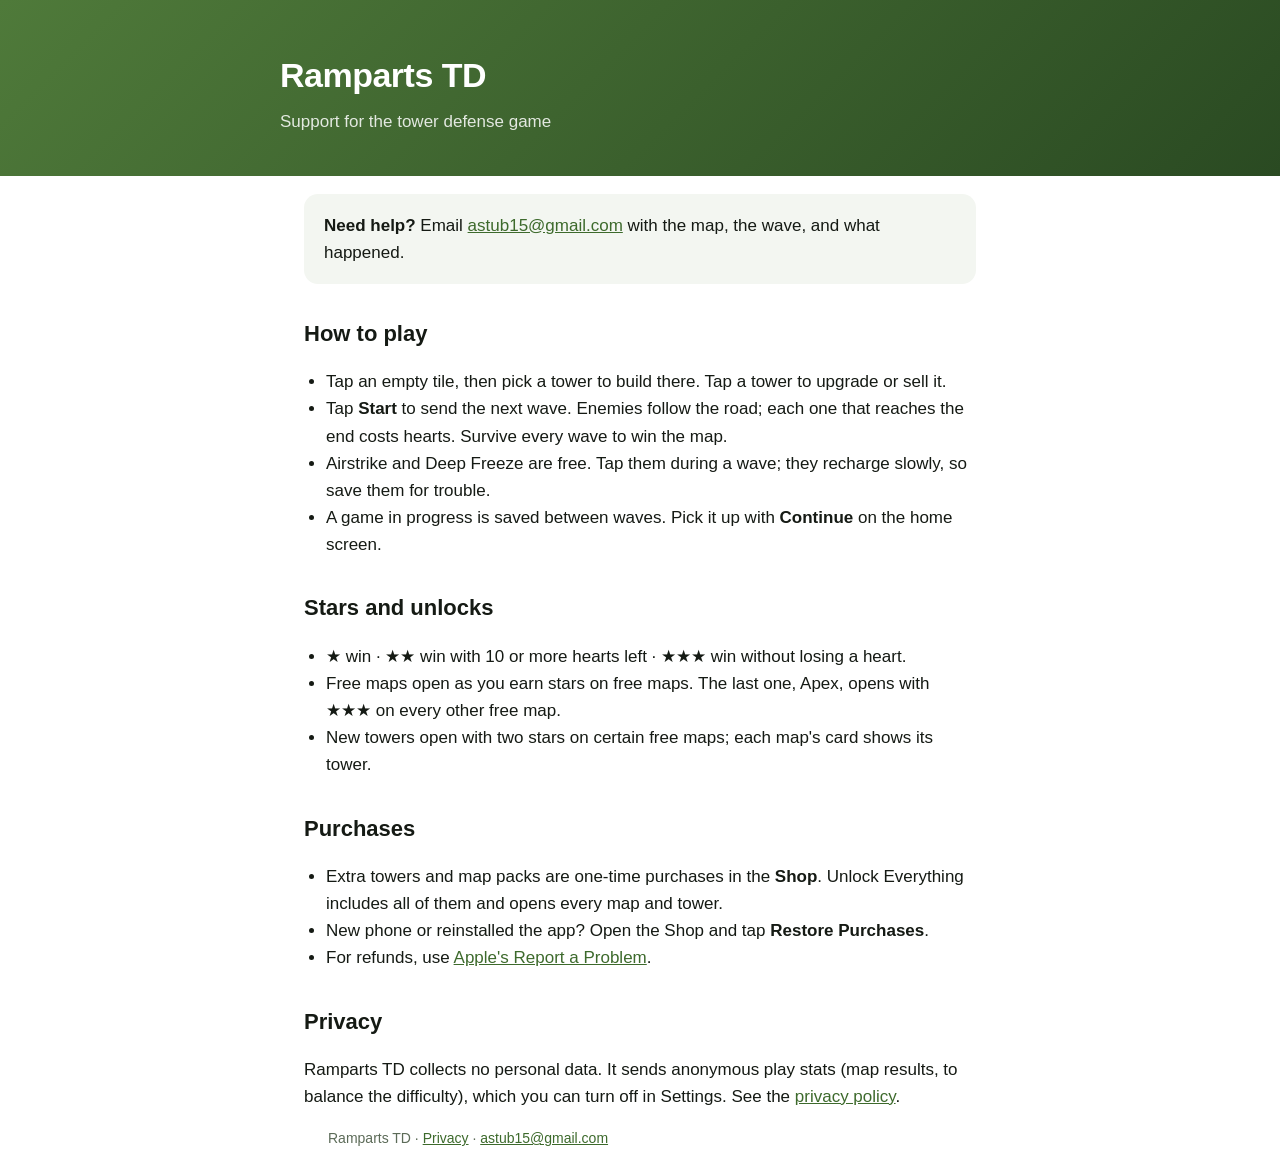
<file: index.html>
<!doctype html>
<html lang="en">
<head>
<meta charset="utf-8">
<meta name="viewport" content="width=device-width, initial-scale=1">
<title>Ramparts TD — Support</title>
<link rel="stylesheet" href="style.css">
</head>
<body>
<header><div class="wrap">
  <h1>Ramparts TD</h1>
  <p>Support for the tower defense game</p>
</div></header>
<main class="wrap">

<div class="card">
  <strong>Need help?</strong> Email
  <a href="mailto:astub15@gmail.com">astub15@gmail.com</a>
  with the map, the wave, and what happened.
</div>

<h2>How to play</h2>
<ul>
  <li>Tap an empty tile, then pick a tower to build there. Tap a tower to upgrade or sell it.</li>
  <li>Tap <strong>Start</strong> to send the next wave. Enemies follow the road; each one that
      reaches the end costs hearts. Survive every wave to win the map.</li>
  <li>Airstrike and Deep Freeze are free. Tap them during a wave; they recharge slowly, so save them for trouble.</li>
  <li>A game in progress is saved between waves. Pick it up with <strong>Continue</strong> on the
      home screen.</li>
</ul>

<h2>Stars and unlocks</h2>
<ul>
  <li>★ win · ★★ win with 10 or more hearts left · ★★★ win without losing a heart.</li>
  <li>Free maps open as you earn stars on free maps. The last one, Apex, opens with ★★★ on
      every other free map.</li>
  <li>New towers open with two stars on certain free maps; each map's card shows its tower.</li>
</ul>

<h2>Purchases</h2>
<ul>
  <li>Extra towers and map packs are one-time purchases in the <strong>Shop</strong>.
      Unlock Everything includes all of them and opens every map and tower.</li>
  <li>New phone or reinstalled the app? Open the Shop and tap <strong>Restore Purchases</strong>.</li>
  <li>For refunds, use <a href="https://reportaproblem.apple.com">Apple's Report a Problem</a>.</li>
</ul>

<h2>Privacy</h2>
<p>Ramparts TD collects no personal data. It sends anonymous play stats (map results, to balance
the difficulty), which you can turn off in Settings. See the <a href="privacy.html">privacy policy</a>.</p>

<footer class="wrap">Ramparts TD · <a href="privacy.html">Privacy</a> ·
<a href="mailto:astub15@gmail.com">astub15@gmail.com</a></footer>
</main>
</body>
</html>
</file>
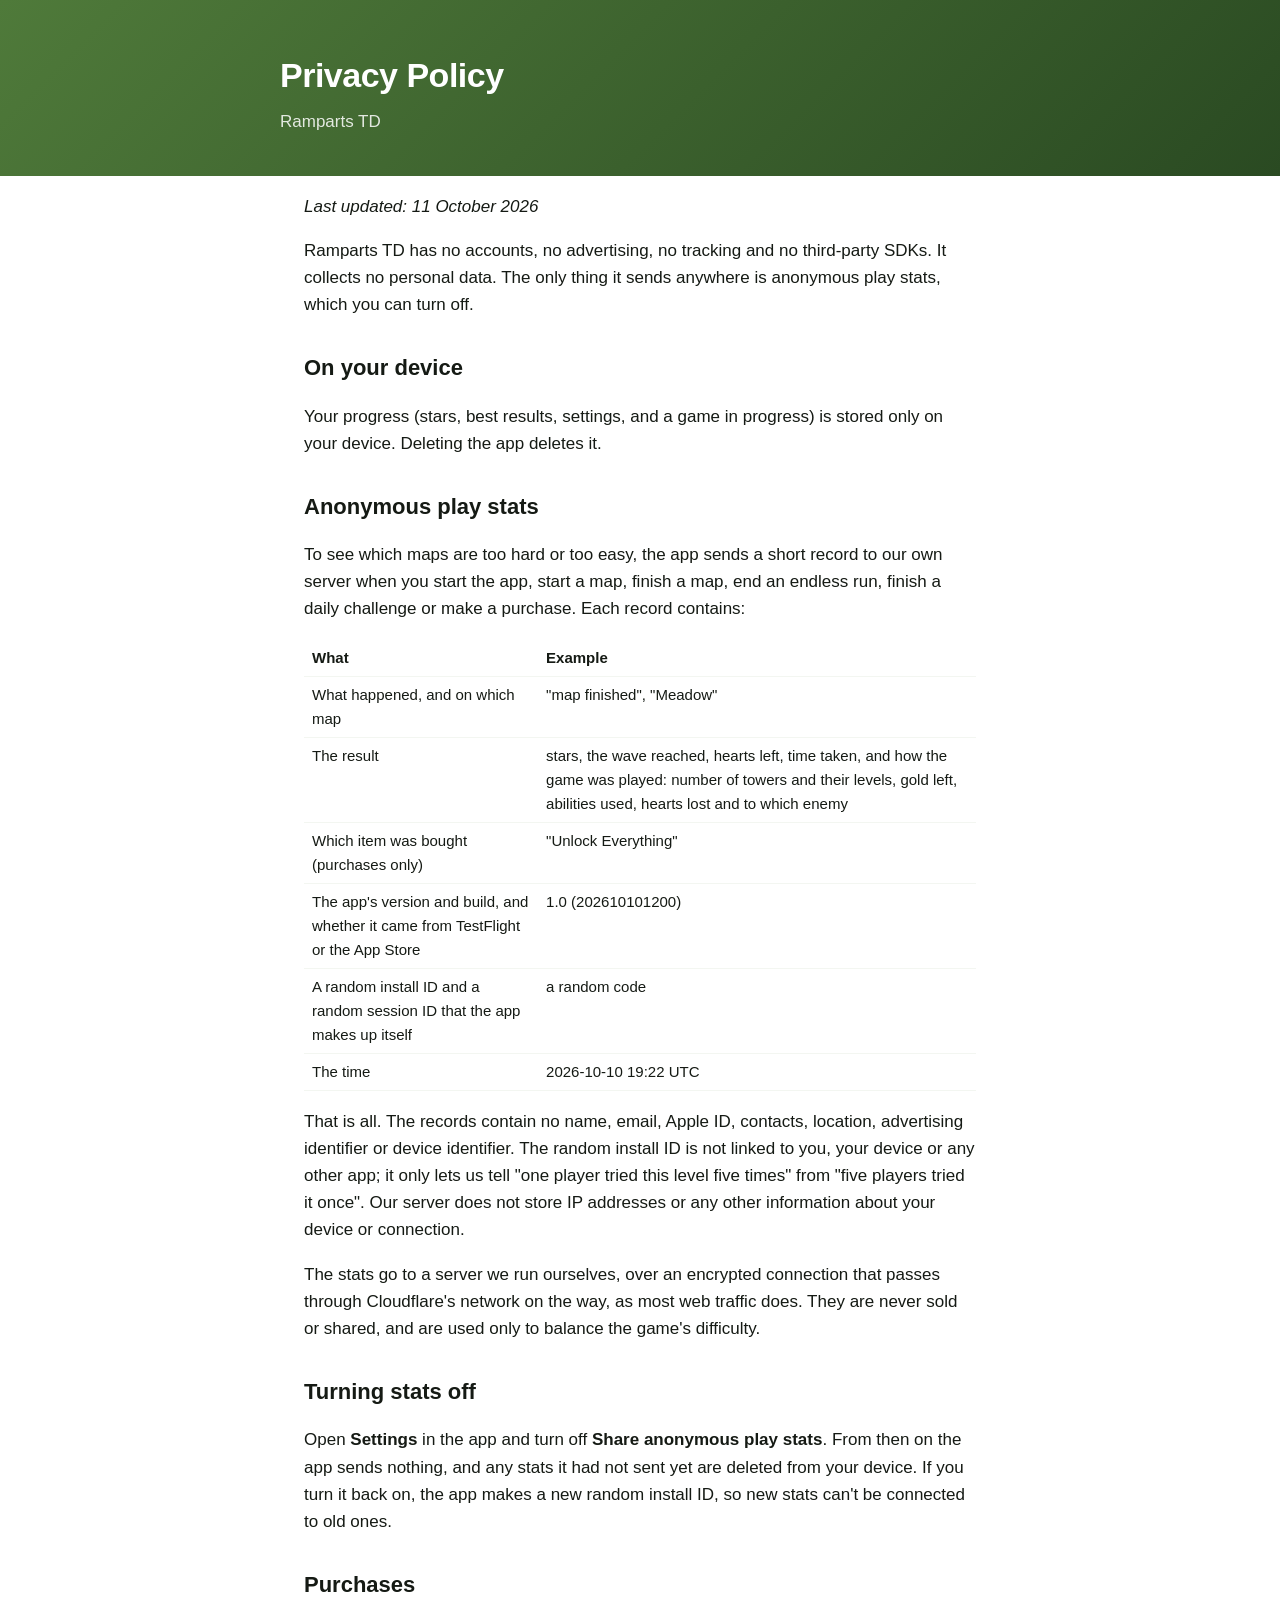
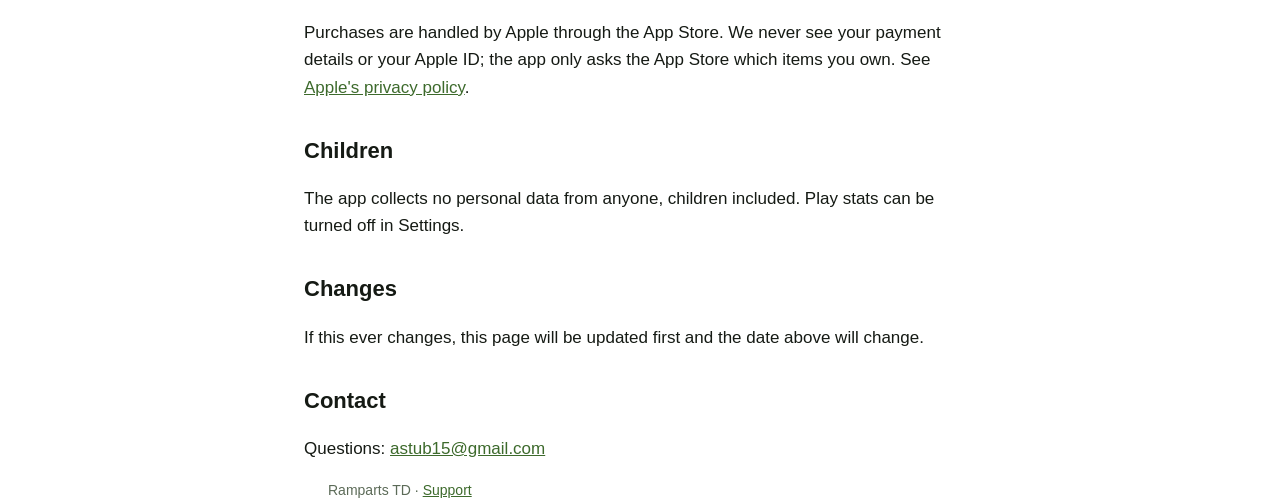
<file: privacy.html>
<!doctype html>
<html lang="en">
<head>
<meta charset="utf-8">
<meta name="viewport" content="width=device-width, initial-scale=1">
<title>Ramparts TD — Privacy Policy</title>
<link rel="stylesheet" href="style.css">
</head>
<body>
<header><div class="wrap">
  <h1>Privacy Policy</h1>
  <p>Ramparts TD</p>
</div></header>
<main class="wrap">
<p><em>Last updated: 11 October 2026</em></p>

<p>Ramparts TD has no accounts, no advertising, no tracking and no third-party SDKs. It
collects no personal data. The only thing it sends anywhere is anonymous play stats, which you
can turn off.</p>

<h2>On your device</h2>
<p>Your progress (stars, best results, settings, and a game in progress) is stored only on your
device. Deleting the app deletes it.</p>

<h2>Anonymous play stats</h2>
<p>To see which maps are too hard or too easy, the app sends a short record to our own server
when you start the app, start a map, finish a map, end an endless run, finish a daily challenge
or make a purchase. Each record contains:</p>
<table>
  <tr><th>What</th><th>Example</th></tr>
  <tr><td>What happened, and on which map</td><td>"map finished", "Meadow"</td></tr>
  <tr><td>The result</td><td>stars, the wave reached, hearts left, time taken, and how the game was
    played: number of towers and their levels, gold left, abilities used,
    hearts lost and to which enemy</td></tr>
  <tr><td>Which item was bought (purchases only)</td><td>"Unlock Everything"</td></tr>
  <tr><td>The app's version and build, and whether it came from TestFlight or the App Store</td><td>1.0 (202610101200)</td></tr>
  <tr><td>A random install ID and a random session ID that the app makes up itself</td><td>a random code</td></tr>
  <tr><td>The time</td><td>2026-10-10 19:22 UTC</td></tr>
</table>
<p>That is all. The records contain no name, email, Apple ID, contacts, location, advertising
identifier or device identifier. The random install ID is not linked to you, your device or any
other app; it only lets us tell "one player tried this level five times" from "five players
tried it once". Our server does not store IP addresses or any other information about your
device or connection.</p>
<p>The stats go to a server we run ourselves, over an encrypted connection that passes through
Cloudflare's network on the way, as most web traffic does. They are never sold or shared, and
are used only to balance the game's difficulty.</p>

<h2>Turning stats off</h2>
<p>Open <strong>Settings</strong> in the app and turn off <strong>Share anonymous play
stats</strong>. From then on the app sends nothing, and any stats it had not sent yet are
deleted from your device. If you turn it back on, the app makes a new random install ID, so new
stats can't be connected to old ones.</p>

<h2>Purchases</h2>
<p>Purchases are handled by Apple through the App Store. We never see your payment details or
your Apple ID; the app only asks the App Store which items you own. See
<a href="https://www.apple.com/legal/privacy/">Apple's privacy policy</a>.</p>

<h2>Children</h2>
<p>The app collects no personal data from anyone, children included. Play stats can be turned off
in Settings.</p>

<h2>Changes</h2>
<p>If this ever changes, this page will be updated first and the date above will change.</p>

<h2>Contact</h2>
<p>Questions: <a href="mailto:astub15@gmail.com">astub15@gmail.com</a></p>

<footer class="wrap">Ramparts TD · <a href="index.html">Support</a></footer>
</main>
</body>
</html>
</file>
<file: style.css>
:root {
  --field: #4f7a3a; --field-deep: #2a4a22; --ink: #151a14; --muted: #5c6b58;
  --bg: #ffffff; --card: #f3f6f1; --link: #3d6a2c;
}
@media (prefers-color-scheme: dark) {
  :root { --ink: #e7eee4; --muted: #a2b39c; --bg: #11160f; --card: #1a2217; --link: #9fd08a; }
}
* { box-sizing: border-box; }
body {
  margin: 0; padding: 0; background: var(--bg); color: var(--ink);
  font: 17px/1.6 -apple-system, BlinkMacSystemFont, "Segoe UI", Helvetica, Arial, sans-serif;
}
header {
  background: linear-gradient(135deg, var(--field), var(--field-deep));
  color: #fff; padding: 48px 24px 40px;
}
.wrap { max-width: 720px; margin: 0 auto; padding: 0 24px; }
header .wrap { padding: 0; }
h1 { margin: 0 0 6px; font-size: 34px; letter-spacing: -0.5px; }
header p { margin: 0; opacity: 0.85; }
main { padding: 36px 0 64px; }
h2 { margin: 32px 0 10px; font-size: 22px; }
a { color: var(--link); }
.card { background: var(--card); border-radius: 14px; padding: 18px 20px; margin: 18px 0; }
ul { padding-left: 22px; }
table { border-collapse: collapse; width: 100%; font-size: 15px; }
td, th { text-align: left; padding: 6px 8px; border-bottom: 1px solid var(--card); vertical-align: top; }
footer { color: var(--muted); font-size: 14px; padding: 24px 0 48px; }
</file>
